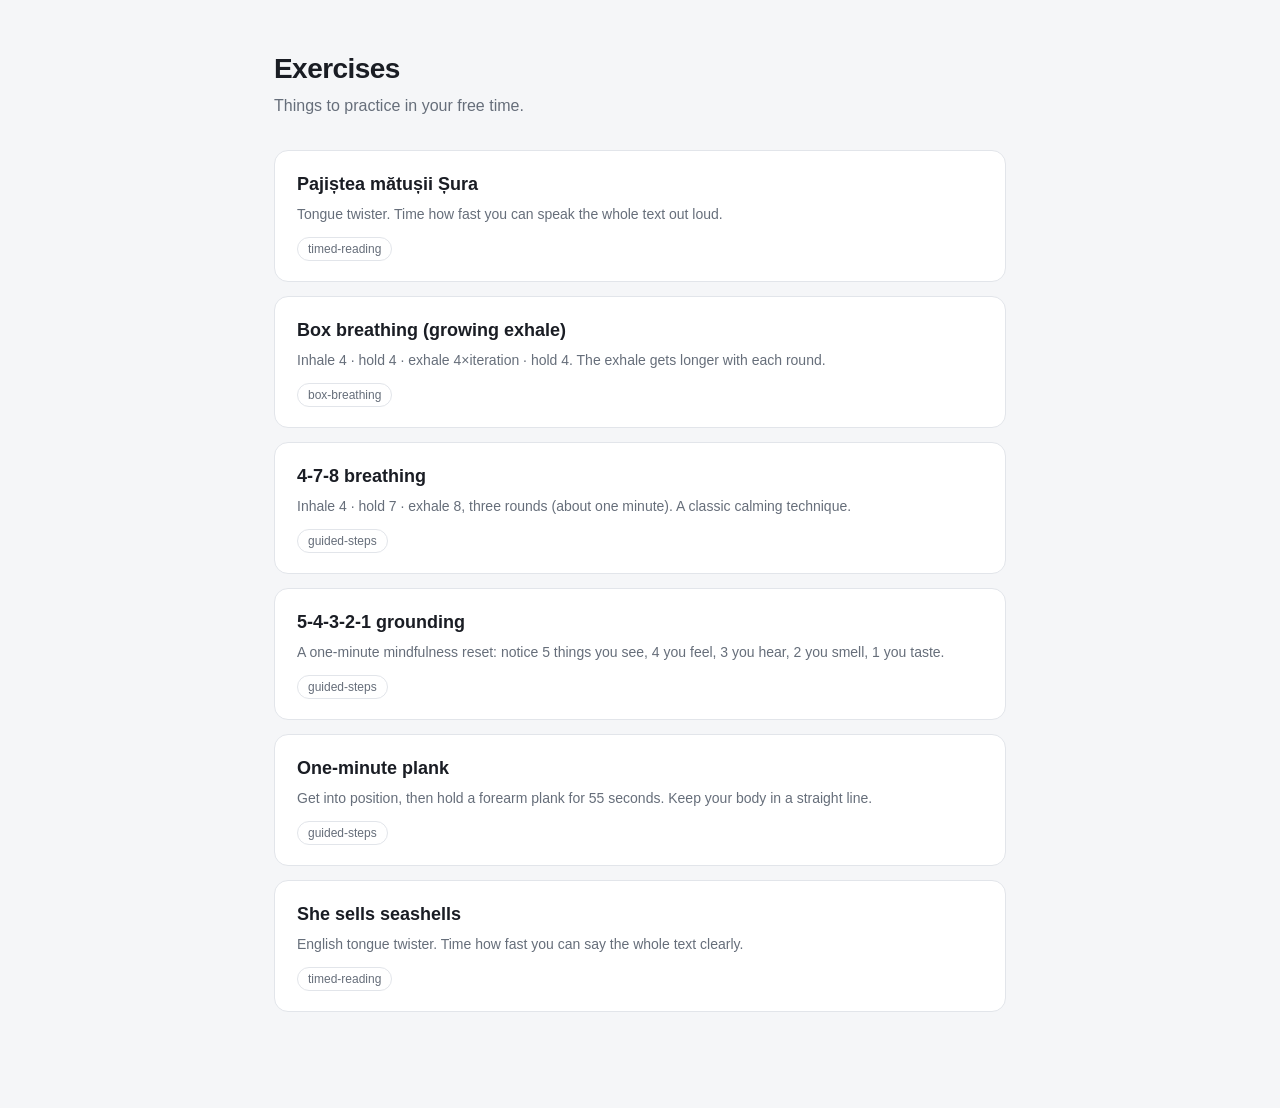
<file: index.html>
<!DOCTYPE html>
<html lang="en">
  <head>
    <meta charset="UTF-8" />
    <meta name="viewport" content="width=device-width, initial-scale=1.0" />
    <title>Exercises</title>
    <link rel="stylesheet" href="styles.css" />
  </head>
  <body>
    <div class="wrap">
      <header class="page">
        <h1>Exercises</h1>
        <p>Things to practice in your free time.</p>
      </header>

      <div id="list" class="exercise-list"></div>
    </div>

    <script src="exercises.js"></script>
    <script>
      const list = document.getElementById("list");

      if (!window.EXERCISES || window.EXERCISES.length === 0) {
        list.innerHTML = '<p class="empty">No exercises yet.</p>';
      } else {
        for (const ex of window.EXERCISES) {
          const a = document.createElement("a");
          a.className = "exercise-card";
          a.href = "exercise.html?id=" + encodeURIComponent(ex.id);

          const h2 = document.createElement("h2");
          h2.textContent = ex.title;

          const p = document.createElement("p");
          p.textContent = ex.description || "";

          const tag = document.createElement("span");
          tag.className = "tag";
          tag.textContent = ex.type;

          a.append(h2, p, tag);
          list.append(a);
        }
      }
    </script>
  </body>
</html>
</file>
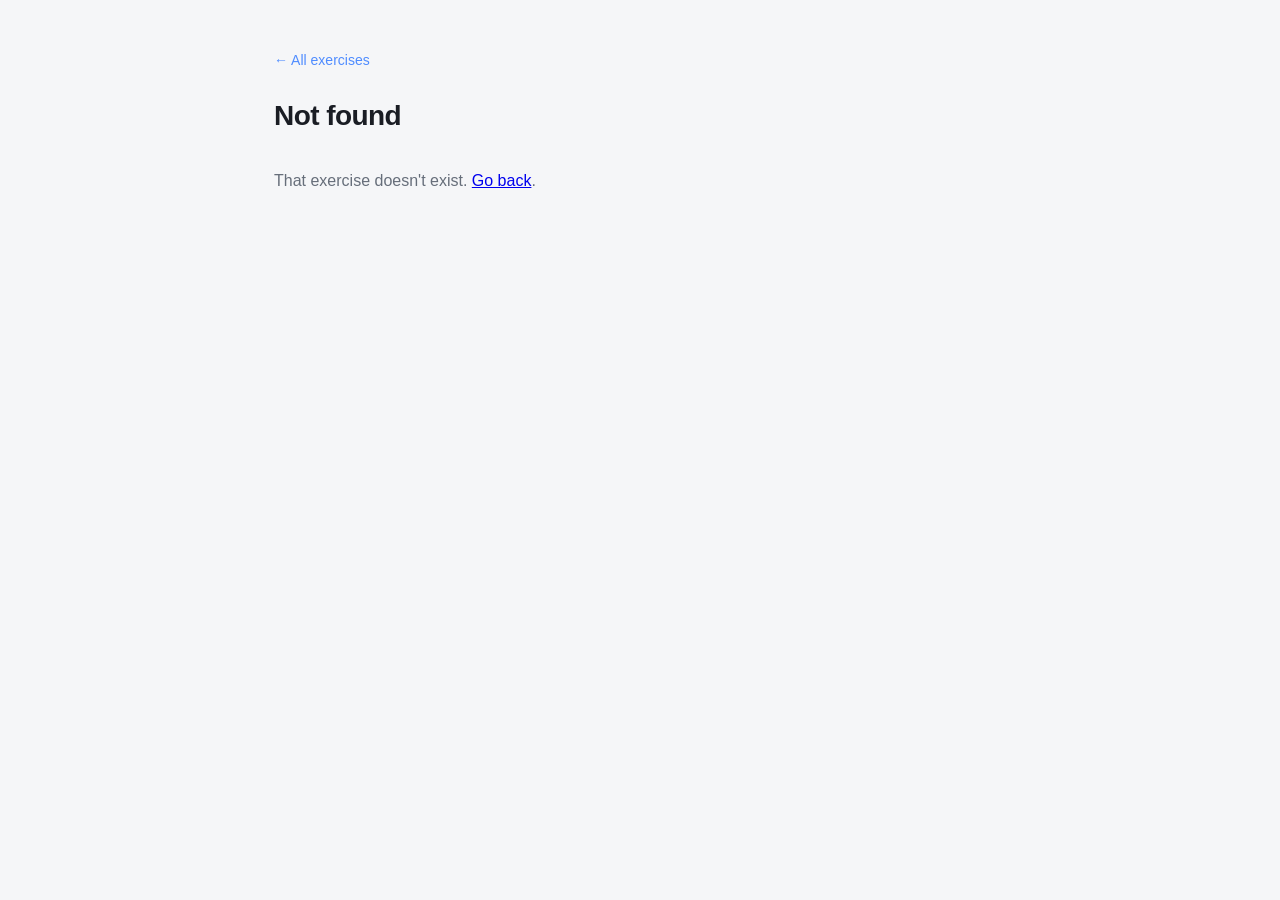
<file: exercise.html>
<!DOCTYPE html>
<html lang="en">
  <head>
    <meta charset="UTF-8" />
    <meta name="viewport" content="width=device-width, initial-scale=1.0" />
    <title>Exercise</title>
    <link rel="stylesheet" href="styles.css" />
  </head>
  <body>
    <div class="wrap">
      <a class="back" href="index.html">&larr; All exercises</a>

      <header class="page">
        <h1 id="title">Exercise</h1>
        <p id="description"></p>
      </header>

      <div id="body"></div>
    </div>

    <script src="exercises.js"></script>
    <script>
      function getExercise() {
        const id = new URLSearchParams(location.search).get("id");
        return (window.EXERCISES || []).find((e) => e.id === id);
      }

      function formatTime(ms) {
        const totalSeconds = ms / 1000;
        const minutes = Math.floor(totalSeconds / 60);
        const seconds = totalSeconds - minutes * 60;
        if (minutes > 0) {
          return minutes + "m " + seconds.toFixed(2) + "s";
        }
        return seconds.toFixed(2) + "s";
      }

      function renderTimedReading(ex, container) {
        const text = document.createElement("div");
        text.className = "exercise-text";
        text.textContent = ex.text;

        const controls = document.createElement("div");
        controls.className = "controls";

        const btn = document.createElement("button");
        btn.className = "action";
        btn.textContent = "Start";

        const result = document.createElement("div");
        result.className = "result";

        controls.append(btn, result);

        const hint = document.createElement("p");
        hint.className = "hint";
        hint.textContent =
          "Press Start, speak the text, then press Stop. The timer runs hidden.";

        container.append(text, controls, hint);

        let running = false;
        let startTime = 0;

        btn.addEventListener("click", () => {
          if (!running) {
            running = true;
            startTime = performance.now();
            btn.textContent = "Stop";
            btn.classList.add("running");
            result.innerHTML = "";
          } else {
            const elapsed = performance.now() - startTime;
            running = false;
            btn.textContent = "Start";
            btn.classList.remove("running");
            result.innerHTML =
              'Your time: <span class="time">' +
              formatTime(elapsed) +
              "</span>";
          }
        });
      }

      function renderBoxBreathing(ex, container) {
        const inhale = ex.inhale ?? 4;
        const hold1 = ex.hold ?? 4;
        const exhaleBase = ex.exhaleBase ?? 4;
        const hold2 = ex.hold2 ?? 4;

        // Phases for a given iteration (exhale grows each round).
        function phasesFor(iteration) {
          return [
            { name: "Inhale", kind: "inhale", duration: inhale },
            { name: "Hold", kind: "hold", duration: hold1 },
            { name: "Exhale", kind: "exhale", duration: exhaleBase * iteration },
            { name: "Hold", kind: "hold-empty", duration: hold2 },
          ];
        }

        const stage = document.createElement("div");
        stage.className = "breath-stage";

        const circle = document.createElement("div");
        circle.className = "breath-circle";

        const inner = document.createElement("div");
        inner.className = "breath-inner";

        const stepEl = document.createElement("div");
        stepEl.className = "breath-step";
        stepEl.textContent = "Ready";

        const remainEl = document.createElement("div");
        remainEl.className = "breath-remain";
        remainEl.textContent = "";

        inner.append(stepEl, remainEl);
        circle.append(inner);
        stage.append(circle);

        const iterEl = document.createElement("p");
        iterEl.className = "hint";
        iterEl.textContent = "";

        const controls = document.createElement("div");
        controls.className = "controls";

        const btn = document.createElement("button");
        btn.className = "action";
        btn.textContent = "Start";
        controls.append(btn);

        const hint = document.createElement("p");
        hint.className = "hint";
        hint.textContent =
          "Follow the step shown. Each round the exhale gets a little longer.";

        container.append(stage, iterEl, controls, hint);

        let running = false;
        let rafId = null;
        let iteration = 1;
        let phases = phasesFor(iteration);
        let phaseIndex = 0;
        let phaseStart = 0;

        function applyPhase(phase, progress) {
          circle.classList.remove(
            "inhale",
            "hold",
            "exhale",
            "hold-empty"
          );
          circle.classList.add(phase.kind);
          // Scale the circle: grow on inhale, shrink on exhale, hold steady.
          let scale = 0.55;
          if (phase.kind === "inhale") scale = 0.55 + 0.45 * progress;
          else if (phase.kind === "hold") scale = 1;
          else if (phase.kind === "exhale") scale = 1 - 0.45 * progress;
          else if (phase.kind === "hold-empty") scale = 0.55;
          circle.style.transform = "scale(" + scale.toFixed(3) + ")";
        }

        function loop() {
          if (!running) return;
          const now = performance.now();
          let phase = phases[phaseIndex];
          let elapsed = (now - phaseStart) / 1000;

          while (elapsed >= phase.duration) {
            phaseStart += phase.duration * 1000;
            phaseIndex++;
            if (phaseIndex >= phases.length) {
              iteration++;
              phaseIndex = 0;
              phases = phasesFor(iteration);
            }
            phase = phases[phaseIndex];
            elapsed = (now - phaseStart) / 1000;
          }

          const remaining = Math.max(0, phase.duration - elapsed);
          const progress = phase.duration > 0 ? elapsed / phase.duration : 1;

          stepEl.textContent = phase.name;
          remainEl.textContent = Math.ceil(remaining) + "s";
          iterEl.textContent =
            "Round " + iteration + " · exhale " + phasesFor(iteration)[2].duration + "s";
          applyPhase(phase, Math.min(1, progress));

          rafId = requestAnimationFrame(loop);
        }

        function start() {
          running = true;
          iteration = 1;
          phases = phasesFor(iteration);
          phaseIndex = 0;
          phaseStart = performance.now();
          btn.textContent = "Stop";
          btn.classList.add("running");
          loop();
        }

        function stop() {
          running = false;
          if (rafId) cancelAnimationFrame(rafId);
          rafId = null;
          btn.textContent = "Start";
          btn.classList.remove("running");
          stepEl.textContent = "Done";
          remainEl.textContent = "";
          iterEl.textContent = "";
          circle.style.transform = "scale(0.55)";
          circle.classList.remove("inhale", "hold", "exhale", "hold-empty");
        }

        btn.addEventListener("click", () => {
          if (!running) start();
          else stop();
        });
      }

      function renderGuidedSteps(ex, container) {
        const repeat = ex.repeat ?? 1;
        const sequence = [];
        for (let r = 0; r < repeat; r++) sequence.push(...ex.steps);
        const total = sequence.reduce((t, st) => t + st.duration, 0);

        const stage = document.createElement("div");
        stage.className = "breath-stage";
        const circle = document.createElement("div");
        circle.className = "breath-circle";
        const inner = document.createElement("div");
        inner.className = "breath-inner";
        const stepEl = document.createElement("div");
        stepEl.className = "breath-step";
        stepEl.textContent = "Ready";
        const remainEl = document.createElement("div");
        remainEl.className = "breath-remain";
        inner.append(stepEl, remainEl);
        circle.append(inner);
        stage.append(circle);

        const detailEl = document.createElement("p");
        detailEl.className = "hint";

        const controls = document.createElement("div");
        controls.className = "controls";
        const btn = document.createElement("button");
        btn.className = "action";
        btn.textContent = "Start";
        controls.append(btn);

        const hint = document.createElement("p");
        hint.className = "hint";
        hint.textContent =
          "Total time: about " + total + " seconds. Press Start and follow the steps.";

        container.append(stage, detailEl, controls, hint);

        let running = false;
        let rafId = null;
        let startTime = 0;

        function reset(label) {
          running = false;
          if (rafId) cancelAnimationFrame(rafId);
          rafId = null;
          btn.textContent = "Start";
          btn.classList.remove("running");
          stepEl.textContent = label;
          remainEl.textContent = "";
          detailEl.textContent = "";
          circle.style.transform = "scale(0.55)";
        }

        function loop() {
          if (!running) return;
          const elapsed = (performance.now() - startTime) / 1000;
          if (elapsed >= total) {
            reset("Done");
            return;
          }
          let t = elapsed;
          let idx = 0;
          while (t >= sequence[idx].duration) {
            t -= sequence[idx].duration;
            idx++;
          }
          const step = sequence[idx];
          const progress = t / step.duration;
          let scale = 0.8;
          if (step.kind === "inhale") scale = 0.55 + 0.45 * progress;
          else if (step.kind === "hold") scale = 1;
          else if (step.kind === "exhale") scale = 1 - 0.45 * progress;
          circle.style.transform = "scale(" + scale.toFixed(3) + ")";
          stepEl.textContent = step.name;
          remainEl.textContent = Math.ceil(step.duration - t) + "s";
          detailEl.textContent = step.detail || "";
          rafId = requestAnimationFrame(loop);
        }

        btn.addEventListener("click", () => {
          if (running) {
            reset("Stopped");
            return;
          }
          running = true;
          startTime = performance.now();
          btn.textContent = "Stop";
          btn.classList.add("running");
          loop();
        });
      }

      const renderers = {
        "timed-reading": renderTimedReading,
        "box-breathing": renderBoxBreathing,
        "guided-steps": renderGuidedSteps,
      };

      const ex = getExercise();
      const body = document.getElementById("body");

      if (!ex) {
        document.getElementById("title").textContent = "Not found";
        body.innerHTML =
          '<p class="empty">That exercise doesn\'t exist. <a href="index.html">Go back</a>.</p>';
      } else {
        document.title = ex.title;
        document.getElementById("title").textContent = ex.title;
        document.getElementById("description").textContent =
          ex.description || "";

        const render = renderers[ex.type];
        if (render) {
          render(ex, body);
        } else {
          body.innerHTML =
            '<p class="empty">Unknown exercise type: ' + ex.type + "</p>";
        }
      }
    </script>
  </body>
</html>
</file>
<file: styles.css>
:root {
  --bg: #0f1115;
  --card: #1a1d24;
  --card-hover: #21252e;
  --border: #2c313c;
  --text: #e6e8ec;
  --muted: #9aa1ad;
  --accent: #4f8cff;
  --accent-hover: #3a78f0;
  --stop: #ff5c5c;
  --stop-hover: #f04545;
  --radius: 14px;
}

@media (prefers-color-scheme: light) {
  :root {
    --bg: #f5f6f8;
    --card: #ffffff;
    --card-hover: #f0f2f5;
    --border: #e2e5ea;
    --text: #1a1d24;
    --muted: #666e7a;
  }
}

* {
  box-sizing: border-box;
}

body {
  margin: 0;
  font-family: -apple-system, BlinkMacSystemFont, "Segoe UI", Roboto, Helvetica,
    Arial, sans-serif;
  background: var(--bg);
  color: var(--text);
  line-height: 1.5;
}

.wrap {
  max-width: 780px;
  margin: 0 auto;
  padding: 48px 24px 96px;
}

header.page {
  margin-bottom: 32px;
}

header.page h1 {
  margin: 0 0 4px;
  font-size: 28px;
  letter-spacing: -0.02em;
}

header.page p {
  margin: 0;
  color: var(--muted);
}

.back {
  display: inline-block;
  margin-bottom: 24px;
  color: var(--accent);
  text-decoration: none;
  font-size: 14px;
}
.back:hover {
  text-decoration: underline;
}

/* Exercise list */
.exercise-list {
  display: grid;
  gap: 14px;
}

.exercise-card {
  display: block;
  text-decoration: none;
  color: inherit;
  background: var(--card);
  border: 1px solid var(--border);
  border-radius: var(--radius);
  padding: 20px 22px;
  transition: background 0.15s ease, transform 0.15s ease;
}
.exercise-card:hover {
  background: var(--card-hover);
  transform: translateY(-2px);
}

.exercise-card h2 {
  margin: 0 0 6px;
  font-size: 18px;
}

.exercise-card p {
  margin: 0;
  color: var(--muted);
  font-size: 14px;
}

.tag {
  display: inline-block;
  margin-top: 12px;
  font-size: 12px;
  color: var(--muted);
  border: 1px solid var(--border);
  border-radius: 999px;
  padding: 2px 10px;
}

.empty {
  color: var(--muted);
}

/* Exercise detail */
.exercise-text {
  background: var(--card);
  border: 1px solid var(--border);
  border-radius: var(--radius);
  padding: 24px 26px;
  white-space: pre-wrap;
  font-size: 17px;
  line-height: 1.8;
  margin: 24px 0;
}

.controls {
  display: flex;
  align-items: center;
  gap: 20px;
  flex-wrap: wrap;
}

button.action {
  font-size: 17px;
  font-weight: 600;
  padding: 14px 32px;
  border: none;
  border-radius: 999px;
  cursor: pointer;
  color: #fff;
  background: var(--accent);
  transition: background 0.15s ease;
}
button.action:hover {
  background: var(--accent-hover);
}
button.action.running {
  background: var(--stop);
}
button.action.running:hover {
  background: var(--stop-hover);
}

.result {
  font-size: 15px;
  color: var(--muted);
}
.result .time {
  font-size: 26px;
  font-weight: 700;
  color: var(--text);
  font-variant-numeric: tabular-nums;
}

.hint {
  color: var(--muted);
  font-size: 14px;
  margin-top: 8px;
}

/* Box breathing */
.breath-stage {
  display: flex;
  justify-content: center;
  align-items: center;
  min-height: 340px;
  margin: 24px 0 8px;
}

.breath-circle {
  width: 260px;
  height: 260px;
  border-radius: 50%;
  display: flex;
  justify-content: center;
  align-items: center;
  background: radial-gradient(
    circle at 50% 40%,
    var(--accent) 0%,
    rgba(79, 140, 255, 0.35) 70%,
    rgba(79, 140, 255, 0.15) 100%
  );
  transform: scale(0.55);
  transition: transform 0.15s linear;
  box-shadow: 0 0 60px rgba(79, 140, 255, 0.35);
}

.breath-inner {
  text-align: center;
  color: #fff;
}

.breath-step {
  font-size: 26px;
  font-weight: 700;
  letter-spacing: 0.02em;
}

.breath-remain {
  font-size: 40px;
  font-weight: 700;
  font-variant-numeric: tabular-nums;
  line-height: 1.1;
}
</file>
